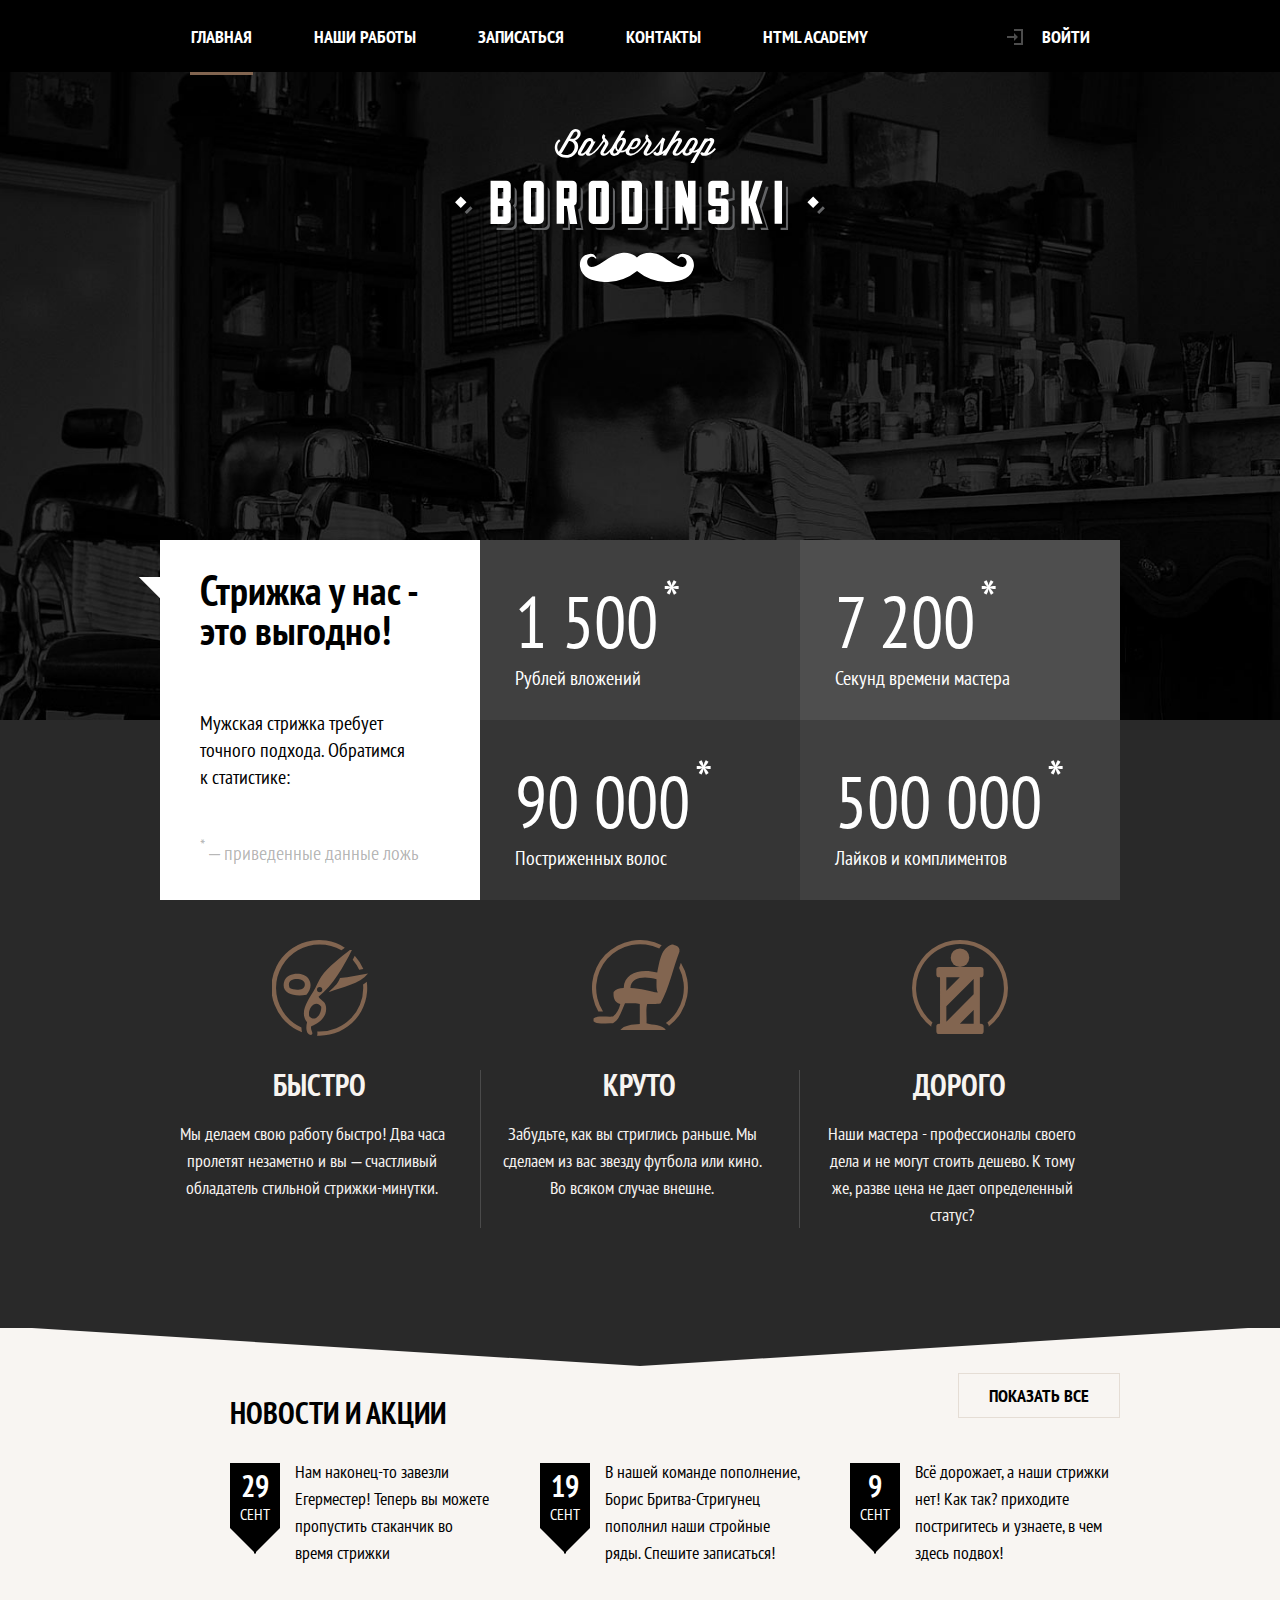
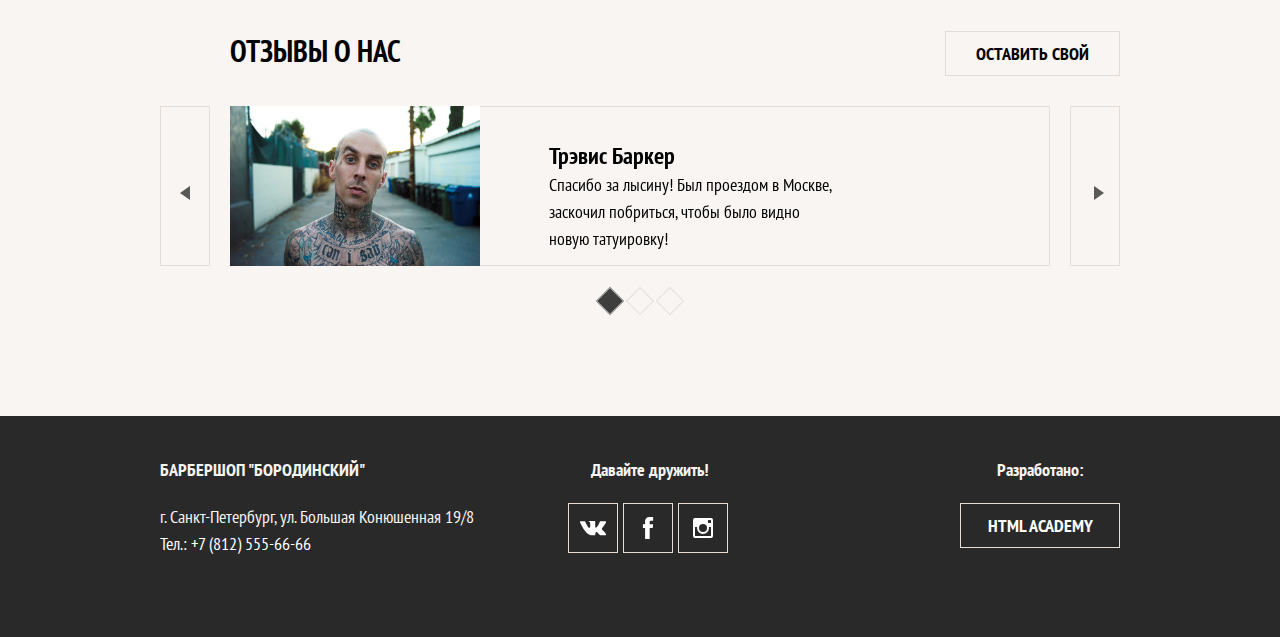
<file: index.html>
<!DOCTYPE html>
<html lang="ru">

<head>
  <meta charset="UTF-8">
  <title>Барбершоп Бородинский</title>
  <meta name="viewport" content="width=device-width,initial-scale=1">
  <link rel="preload" href="fonts/ptsansnarrow.woff2" as="font">
  <link rel="preload" href="fonts/ptsansnarrowbold.woff2" as="font">
  <link rel="stylesheet" href="scripts/slick/slick.css">
  <link rel="stylesheet" href="scripts/slick/slick-theme.css">
  <link rel="stylesheet" href="css/style.min.css">
</head>

<body>
  <header class="page-header">
    <a class="page-header__logo">
      <picture>
        <source media="(min-width: 1200px)" srcset="img/logotype-desktop.svg">
        <source media="(min-width: 768px)" srcset="img/logotype-tablet.svg">
        <img class="page-header__logo-img" src="img/logotype-mobile.svg" alt="Барбершоп Бородинский">
      </picture>
    </a>
    <nav class="main-nav main-nav--opened main-nav--nojs">
      <button class="main-nav__toggle" type="button"><span class="visually-hidden">Открыть меню</span></button>
      <div class="main-nav__wrapper">
        <ul class="main-nav__list site-list">
          <li class="site-list__item site-list__item--active">
            <a>Главная</a>
          </li>
          <li class="site-list__item">
            <a href="works.html">Наши работы</a>
          </li>
          <li class="site-list__item">
            <a href="form.html">Записаться</a>
          </li>
          <li class="site-list__item">
            <a href="#">Контакты</a>
          </li>
          <li class="site-list__item">
            <a href="#">HTML Academy</a>
          </li>
        </ul>
        <ul class="main-nav__list user-list">
          <li class="user-list__item">
            <a class="user-list__login" href="#">
              <svg class="user-list__login-icon" width="16" height="16" xmlns="http://www.w3.org/2000/svg" viewBox="0 0 16 16"><polygon points="0 7 7.01 7 7.01 4.06 10.96 8.01 7.01 11.91 7.01 9.06 0 9.02 0 7"></polygon><polygon points="7.01 0 7.01 2 14.03 2 14.03 13.99 7.01 13.99 7.01 16 16 16 16 0 7.01 0"></polygon></svg>
              Войти</a>
          </li>
        </ul>
      </div>
    </nav>
  </header>
  <main class="page-main">
    <h1 class="visually-hidden">Барбершоп "Бородинский" - Истинно мужская классика</h1>
    <section class="stats">
      <header class="stats__header">
        <h2 class="visually-hidden">Статистика Барбершопа</h2>
        <b class="stats__slogan">Стрижка у нас - это выгодно!</b>
        <p class="stats__intro">Мужская стрижка требует точного подхода. Обратимся к статистике:</p>
        <small class="stats__legend stats__legend--top"><sup>*</sup> – приведенные данные ложь</small>
      </header>
      <table class="stats__list">
        <tr>
          <td class="stats__value">1 500<sup>*</sup></td>
          <td class="stats__field">Рублей<br> вложений</td>
        </tr>
        <tr>
          <td class="stats__value">7 200<sup>*</sup></td>
          <td class="stats__field">Секунд <br>времени мастера</td>
        </tr>
        <tr>
          <td class="stats__value">90 000<sup>*</sup></td>
          <td class="stats__field">Постриженных <br>волос</td>
        </tr>
        <tr>
          <td class="stats__value">500 000<sup>*</sup></td>
          <td class="stats__field">Лайков<br> и комплиментов</td>
        </tr>
      </table>
      <small class="stats__legend stats__legend--bottom"><sup>*</sup> – приведенные данные ложь</small>
    </section>
    <section class="advantages">
      <div class="advantages__wrapper slider">
        <h2 class="visually-hidden">Наши преимущества</h2>
        <ul class="advantages__list slider__list">
          <li class="advantages__item advantages__item--fast slider__item">
            <h3 class="advantages__title">Быстро</h3>
            <p class="advantages__description">Мы делаем свою работу быстро! Два часа пролетят незаметно и вы – счастливый обладатель стильной стрижки-минутки.</p>
          </li>
          <li class="advantages__item advantages__item--cool slider__item">
            <h3 class="advantages__title">Круто</h3>
            <p class="advantages__description">Забудьте, как вы стриглись раньше. Мы сделаем из вас звезду футбола или кино. Во всяком случае внешне.</p>
          </li>
          <li class="advantages__item advantages__item--price slider__item">
            <h3 class="advantages__title">Дорого</h3>
            <p class="advantages__description">Наши мастера - профессионалы своего дела и не могут стоить дешево. К тому же, разве цена не дает определенный статус?</p>
          </li>
        </ul>
      </div>
    </section>
    <section class="news">
      <div class="news__wrapper">
        <h2 class="news__title">Новости и акции</h2>
        <ul class="news__list">
          <li class="news__item">
            <time class="news__date" datetime="2018-09-29"><b class="news__day">29 </b>Сент</time>
            <p class="news__text">Нам наконец-то завезли Егерместер! Теперь вы можете пропустить стаканчик во время стрижки</p>
          </li>
          <li class="news__item">
            <time class="news__date" datetime="2018-09-19"><b class="news__day">19 </b>Сент</time>
            <p class="news__text">В нашей команде пополнение, Борис Бритва-Стригунец пополнил наши стройные ряды. Спешите записаться!</p>
          </li>
          <li class="news__item news__item--hide">
            <time class="news__date" datetime="2018-09-19"><b class="news__day">9 </b>Сент</time>
            <p class="news__text">Всё дорожает, а наши стрижки нет! Как так? приходите постригитесь и узнаете, в чем здесь подвох!</p>
          </li>
        </ul>
        <a class="news__to-all button" href="#">Показать все</a>
      </div>
    </section>
    <section class="reviews">
      <div class="reviews__wrapper slider">
        <h2 class="reviews__title">Отзывы о нас</h2>
        <a href="#" class="reviews__write button">Оставить свой</a>
        <div class="reviews__list slider__list clearfix">
          <div class="reviews__item slider__item">
            <p class="reviews__author-picture"><img class="reviews__author-image" src="img/travis.jpg" alt="Фото Трэвиса Баркера" width="50" height="33"></p>
            <div class="reviews__text-wrapper">
              <cite class="reviews__author-name">Трэвис Баркер</cite>
              <p class="reviews__text">Спасибо за лысину! Был проездом в Москве, заскочил побриться, чтобы было видно новую татуировку!</p>
            </div>
          </div>
          <div class="reviews__item slider__item">
            <p class="reviews__author-picture"><img class="reviews__author-image" src="img/travis.jpg" alt="Фото Джона Смита" width="50" height="33"></p>
            <div class="reviews__text-wrapper">
              <cite class="reviews__author-name">Джон Смит</cite>
              <p class="reviews__text">Отличную стрижку мне сделали ребята.</p>
            </div>
          </div>
          <div class="reviews__item slider__item">
            <p class="reviews__author-picture">
              <img class="reviews__author-image" src="img/travis.jpg" alt="Фото Ивана Бородайло" width="80" height="33">
            </p>
            <div class="reviews__text-wrapper">
              <cite class="reviews__author-name">Иван Бородайло</cite>
              <p class="reviews__text">В Бородинском ваша борода в надежных руках!</p>
            </div>
          </div>
        </div>
      </div>
    </section>
  </main>
  <footer class="page-footer">
    <div class="page-footer__wrapper">
      <div class="page-footer__contacts contacts">
        <b class="contacts__title">Барбершоп "Бородинский"</b>
        <p class="contacts__text">г. Санкт-Петербург, ул. Большая Конюшенная 19/8</p>
        <a class="contacts__phone button" href="#"><span class="contacts__phone-mobile">Тел.: </span> +7 (812) 555-66-66</a>
      </div>
      <div class="page-footer__social social">
        <b class="social__title">Давайте дружить!</b>
        <ul class="social__list">
          <li class="social__item"><a class="button social__link social__link--vk" href="#"><span class="visually-hidden">Мы в Вконтакте</span></a></li>
          <li class="social__item"><a class="button social__link social__link--fb" href="#"><span class="visually-hidden">Мы в Фейсбуке</span></a></li>
          <li class="social__item"><a class="button social__link social__link--inst" href="#"><span class="visually-hidden">Мы в Инстаграме</span></a></li>
        </ul>
      </div>
      <div class="page-footer__copyright copyright">
        <b class="copyright__text">Разработано:</b>
        <a class="copyright__link button" href="#">HTML Academy</a>
      </div>
    </div>
  </footer>
  <script src="scripts/jquery-3.3.1.min.js"></script>
  <script src="scripts/slick/slick.min.js"></script>
  <script src="scripts/jqueryscript.js"></script>
  <script src="scripts/menu.js"></script>
  <script src="scripts/news.js"></script>
</body>

</html>
</file>
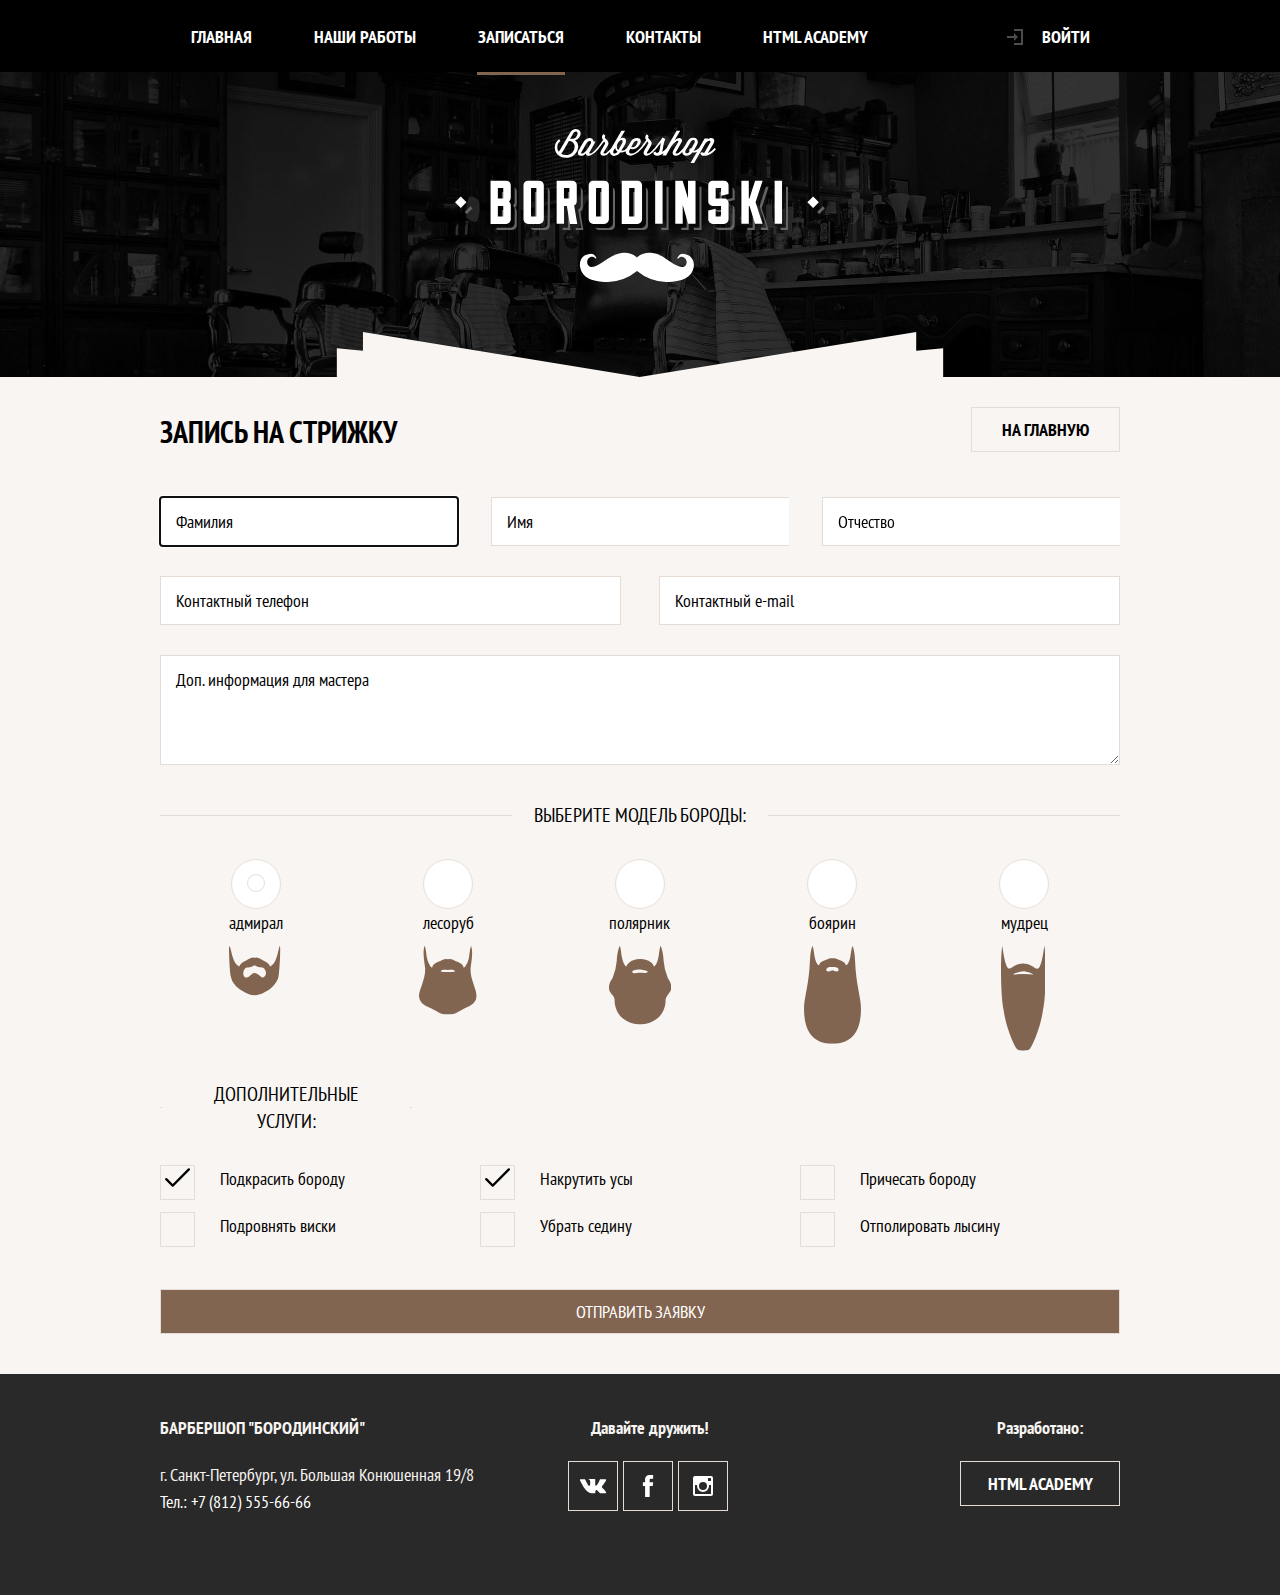
<file: form.html>
<!DOCTYPE html>
<html lang="ru">

<head>
  <meta charset="UTF-8">
  <title>Записаться</title>
  <meta name="viewport" content="width=device-width,initial-scale=1">
  <link rel="preload" href="fonts/ptsansnarrow.woff2" as="font">
  <link rel="preload" href="fonts/ptsansnarrowbold.woff2" as="font">
  <link rel="stylesheet" href="css/style.min.css">
</head>

<body>
  <svg style="display: none">
    <symbol viewBox="0 0 51.5 49.5" id="beard-1">
      <path d="M50.8 0h-.2c-2.3 7.7-2.9 17.1-9.4 20.6-1.2-3.4-4.1-4.9-7.4-6.4s-4.5-2.6-6.6-2.6a2.2 2.2 0 0 0-1.5.3 2.2 2.2 0 0 0-1.5-.3c-2.1.1-4.5 1.7-6.6 2.6s-6.2 3-7.4 6.4C3.8 17 3.1 7.7.8 0H.6A14.5 14.5 0 0 0 0 2.4c0 1.9.5 21.5 1.9 28.4S8 41.6 12.7 44.6s8.5 4.8 13 4.8 9.7-2.8 13-4.8 9.6-7.5 10.8-13.8 1.9-26.5 1.9-28.4a14.5 14.5 0 0 0-.6-2.4zM36.9 28c-.2 1.6-1.7 3.4-3.4 3.5s-4.5-4.4-7.9-4.4-4.9 4.5-7.9 4.4-3.1-1.9-3.4-3.5a7.6 7.6 0 0 1 1.7-5.6c1.1-1.1 2.8-.9 4.7-1.2a8.6 8.6 0 0 0 4.9-1.9 8.6 8.6 0 0 0 4.9 1.9c1.9.3 3.6.1 4.7 1.2a7.6 7.6 0 0 1 1.7 5.6z" fill="#826550"></path>
    </symbol>
    <symbol viewBox="0 0 57.7 68.6" id="beard-2">
      <path d="M51.6 22.2c.1-1.7.5-3.5.7-5.4.7-5.4 1.6-11.7-.1-16.8H52c-1.3 3.7-1.3 8.3-2.2 12.4a19.7 19.7 0 0 1-3.2 7.6 4.4 4.4 0 0 1-1.9 1.7c-.7-3.9-4.3-4.9-7.7-6.4s-4-2-6.1-2.2a10.8 10.8 0 0 0-2 .2 10.6 10.6 0 0 0-2-.2c-2.1.1-4 1.3-6.1 2.2s-7 2.4-7.7 6.4a4.4 4.4 0 0 1-1.9-1.8A19.7 19.7 0 0 1 8 12.3c-.9-4-.8-8.6-2.2-12.4h-.3C3.8 5 4.7 11.3 5.4 16.7c.2 1.9.6 3.7.7 5.4.8 11.1-7 23.1-6 28.9.9 7.5 8.4 9.4 14.2 12.4s8.3 5 13.3 5.2h2.6c5-.2 9-2.9 13.3-5.2s13.2-4.7 14.1-12.3c1-5.8-6.8-17.8-6-28.9zM28.9 26a35.9 35.9 0 0 1-7.2-.5c.7-2.1 4-1.6 7.1-1.6h.2c3 0 6.4-.5 7.1 1.6a36 36 0 0 1-7.2.5z" fill="#826550"></path>
    </symbol>
    <symbol viewBox="0 0 62.4 78.5" id="beard-3">
      <path d="M62.4 42c0-5.2-2.4-7.8-3.6-10a56 56 0 0 1-4.2-17.6C54.5 9.5 52.9 2 51.7 0c-.9 0-1.5 7.8-2.3 11.6-1.4 7-3.8 8.9-4.4 9-.8-2.8-4.1-7.4-13.7-7.7h-.2c-9.6.4-12.9 4.9-13.7 7.7-.7-.1-3-2-4.4-9C12.2 7.7 11.6 0 10.7 0 9.5 2 7.9 9.5 7.8 14.4A56.1 56.1 0 0 1 3.6 32C2.4 34.2 0 36.7 0 42s5.2 7.2 5.6 11.4c.1 1.2 0 2.3.1 3.4 2 17.5 17.9 21.7 25.4 21.7 7.6 0 23.4-4.2 25.4-21.7.2-1 0-2.1.1-3.4.6-4.2 5.8-7.6 5.8-11.4zM33.2 26.8a20.6 20.6 0 0 0-4.1 0c-1.7.3-5.8 1-5.8-1.1s6.7-2.3 7.8-2.3 7.8 1.2 7.8 2.3-3.9 1.4-5.7 1.1z" fill="#826550"></path>
    </symbol>
    <symbol viewBox="0 0 57 97.7" id="beard-4">
      <path d="M51.1 15.3c-.4-5.5-.6-10.9-2.5-15.2-.8 0-1.5 7.3-2.3 10.9-1.5 7.1-3.7 8.3-4.4 8.3-.9-3.9-4.4-4.2-7.8-5.9a11.1 11.1 0 0 0-3.6-1.2 14.6 14.6 0 0 0-2 .1 14.4 14.4 0 0 0-2-.1 11.1 11.1 0 0 0-3.6 1.2c-3.4 1.6-6.9 2-7.8 5.9-.7 0-3-1.1-4.4-8.3C10 7.4 9.2.1 8.4.1 6.5 4.5 6.3 9.9 5.9 15.3 5 38.8 0 51.6 0 62.5c0 26.1 11.7 35.3 28.5 35.3S57 88.6 57 62.5c0-10.9-5-23.7-5.9-47.2zM34.4 25c-2.8 1.2-5.4-.7-5.9-.7h-.1c-.5 0-3.1 1.9-5.9.7-.8-3.6 2.4-4 5.9-3.9s6.8.3 6 3.9z" fill="#826550"></path>
    </symbol>
    <symbol viewBox="0 0 44.7 104.8" id="beard-5">
      <path d="M43.4 0h-.1c-2.8 21.5-5.4 22.6-7 22.7s-3.6-1.8-4.9-2.5a15.9 15.9 0 0 0-9.1-2.6 15.9 15.9 0 0 0-9.1 2.5c-1.3.7-3.5 2.6-4.9 2.5s-4.1-1.2-7-22.7C-.8 12.1-.3 50.1 2.5 63.5 5.1 82 12.6 98.6 15.9 103.1c.7 1 3.5 1.6 6.4 1.6s5.7-.5 6.4-1.6C32 98.6 39.5 82 42.1 63.5 45 50.2 45.5 12.2 43.4 0zM22.3 28.1a100.2 100.2 0 0 0-10.1.5c1.1-1.8 9-3.2 10.1-3.4s9 1.7 10.1 3.4a100.2 100.2 0 0 0-10.1-.5z" fill="#826550"></path>
    </symbol>
  </svg>
  <header class="form-header inner-header">
    <a class="inner-header__logo" href="index.html">
      <picture>
        <source media="(min-width: 1200px)" srcset="img/logotype-desktop.svg">
        <source media="(min-width: 768px)" srcset="img/logotype-tablet.svg">
        <img class="inner-header__logo-img" src="img/logotype-mobile.svg" alt="Барбершоп Бородинский">
      </picture>
    </a>
    <nav class="main-nav main-nav--closed">
      <button class="main-nav__toggle" type="button"><span class="visually-hidden">Открыть меню</span></button>
      <div class="main-nav__wrapper">
        <ul class="main-nav__list site-list">
          <li class="site-list__item">
            <a href="index.html">Главная</a>
          </li>
          <li class="site-list__item">
            <a href="works.html">Наши работы</a>
          </li>
          <li class="site-list__item site-list__item--active">
            <a>Записаться</a>
          </li>
          <li class="site-list__item">
            <a href="#">Контакты</a>
          </li>
          <li class="site-list__item">
            <a href="#">HTML Academy</a>
          </li>
        </ul>
        <ul class="main-nav__list user-list">
          <li class="user-list__item">
            <a class="user-list__login" href="#">
              <svg class="user-list__login-icon" width="16" height="16" xmlns="http://www.w3.org/2000/svg" viewBox="0 0 16 16"><polygon points="0 7 7.01 7 7.01 4.06 10.96 8.01 7.01 11.91 7.01 9.06 0 9.02 0 7"></polygon><polygon points="7.01 0 7.01 2 14.03 2 14.03 13.99 7.01 13.99 7.01 16 16 16 16 0 7.01 0"></polygon></svg>
              Войти</a>
          </li>
        </ul>
      </div>
    </nav>
  </header>
  <main class="form-main">
    <div class="register">
      <h1 class="register__title">Запись на стрижку</h1>
      <a class="register__button button" href="index.html">На главную</a>
      <form class="register-form" action="#" method="post">
        <fieldset class="register-fieldset">
          <div class="register-form__named">
            <p>
              <label class="visually-hidden" for="surname">Введите фамилию</label>
              <input class="register-form__field" type="text" id="surname" name="surname" placeholder="Фамилия" autofocus="" required="">
            </p>
            <p>
              <label class="visually-hidden" for="name">Введите имя</label>
              <input class="register-form__field" type="text" id="name" name="name" placeholder="Имя" required="">
            </p>
            <p>
              <label for="patronymic" class="visually-hidden">Введите отчество</label>
              <input class="register-form__field" type="text" id="patronymic" name="patronymic" placeholder="Отчество">
            </p>
          </div>
        </fieldset>
        <fieldset class="register-fieldset">
          <div class="register-form__contacts">
            <p>
              <label for="phone" class="visually-hidden">Введите номер телефона</label>
              <input class="register-form__field" type="tel" id="phone" name="phone" placeholder="Контактный телефон" required="">
            </p>
            <p>
              <label for="email" class="visually-hidden">Введите e-mail</label>
              <input class="register-form__field" type="email" id="email" name="email" placeholder="Контактный e-mail" required="">
            </p>
          </div>
        </fieldset>
        <fieldset class="register-form__info register-fieldset">
          <textarea name="info" cols="30" rows="3" id="area-info">Доп. информация для мастера</textarea>
        </fieldset>
        <fieldset class="register-form__type-beard register-fieldset">
          <div class="type-beard__title-wrapper">
            <legend class="type-beard__title">Выберите модель бороды:</legend>
          </div>
          <div class="type-beard__wrapper">
            <p>
              <input class="type-beard__field visually-hidden" type="radio" value="Admiral" name="beard" id="type-1" checked="">
              <label for="type-1" class="type-beard__caption" tabindex="0">Адмирал
            <svg class="type-beard__image" width="51.5" height="49.5"><use xlink:href="#beard-1"></use></svg>
            </label>
            </p>
            <p>
              <input class="type-beard__field visually-hidden" type="radio" value="Woodman" name="beard" id="type-2">
              <label for="type-2" class="type-beard__caption" tabindex="0">Лесоруб
            <svg class="type-beard__image" width="57.7" height="68.6"><use xlink:href="#beard-2"></use></svg>
            </label>
            </p>
            <p>
              <input class="type-beard__field visually-hidden" type="radio" value="Polar" name="beard" id="type-3">
              <label for="type-3" class="type-beard__caption" tabindex="0">Полярник
            <svg class="type-beard__image" width="62.4" height="78.5"><use xlink:href="#beard-3"></use></svg>
            </label>
            </p>
            <p>
              <input class="type-beard__field visually-hidden" type="radio" value="Boyar" name="beard" id="type-4">
              <label for="type-4" class="type-beard__caption" tabindex="0">Боярин
            <svg class="type-beard__image" width="57" height="97.7"><use xlink:href="#beard-4"></use></svg>
            </label>
            </p>
            <p>
              <input class="type-beard__field visually-hidden" type="radio" value="Wiseman" name="beard" id="type-5">
              <label for="type-5" class="type-beard__caption" tabindex="0">Мудрец
            <svg class="type-beard__image" width="44.7" height="104.8"><use xlink:href="#beard-5"></use></svg>
            </label>
            </p>
          </div>
        </fieldset>
        <fieldset class="register-form__extra-services extra-services register-fieldset">
          <div class="extra-services__title-wrapper">
            <legend class="extra-services__title">Дополнительные услуги:</legend>
          </div>
          <div class="extra-services">
            <p>
              <input class="visually-hidden extra-services__field" type="checkbox" name="color-beard" value="color-beard" id="check-1" checked="">
              <label class="extra-services__caption" for="check-1" tabindex="0">Подкрасить бороду</label>
            </p>
            <p>
              <input class="visually-hidden extra-services__field" type="checkbox" name="moustache" value="moustache" id="check-2" checked="">
              <label class="extra-services__caption" for="check-2" tabindex="0">Накрутить усы</label>
            </p>
            <p>
              <input class="visually-hidden extra-services__field" type="checkbox" name="comb-beard" value="comb-beard" id="check-3">
              <label class="extra-services__caption" for="check-3" tabindex="0">Причесать бороду</label>
            </p>
            <p>
              <input class="visually-hidden extra-services__field" type="checkbox" name="sideburn" value="sideburn" id="check-4">
              <label class="extra-services__caption" for="check-4" tabindex="0">Подровнять виски</label>
            </p>
            <p>
              <input class="visually-hidden extra-services__field" type="checkbox" name="grey-hair" value="grey-hair" id="check-5">
              <label class="extra-services__caption" for="check-5" tabindex="0">Убрать седину</label>
            </p>
            <p>
              <input class="visually-hidden extra-services__field" type="checkbox" name="bold" value="bold" id="check-6">
              <label class="extra-services__caption" for="check-6" tabindex="0">Отполировать лысину</label>
            </p>
          </div>
        </fieldset>
        <button class="register-form__button button" type="submit">Отправить заявку</button>
      </form>
    </div>
  </main>
  <footer class="page-footer inner-footer">
    <div class="page-footer__wrapper">
      <div class="page-footer__contacts contacts">
        <b class="contacts__title">Барбершоп "Бородинский"</b>
        <p class="contacts__text">г. Санкт-Петербург, ул. Большая Конюшенная 19/8</p>
        <a class="contacts__phone button" href="#"><span class="contacts__phone-mobile">Тел.: </span> +7 (812) 555-66-66</a>
      </div>
      <div class="page-footer__social social">
        <b class="social__title">Давайте дружить!</b>
        <ul class="social__list">
          <li class="social__item"><a class="button social__link social__link--vk" href="#"><span class="visually-hidden">Мы в Вконтакте</span></a></li>
          <li class="social__item"><a class="button social__link social__link--fb" href="#"><span class="visually-hidden">Мы в Фейсбуке</span></a></li>
          <li class="social__item"><a class="button social__link social__link--inst" href="#"><span class="visually-hidden">Мы в Инстаграме</span></a></li>
        </ul>
      </div>
      <div class="page-footer__copyright copyright">
        <b class="copyright__text">Разработано:</b>
        <a class="copyright__link button" href="#">HTML Academy</a>
      </div>
    </div>
    <script src="scripts/menu.js"></script>
    <script src="scripts/validity.js"></script>
  </footer>
</body>

</html>
</file>
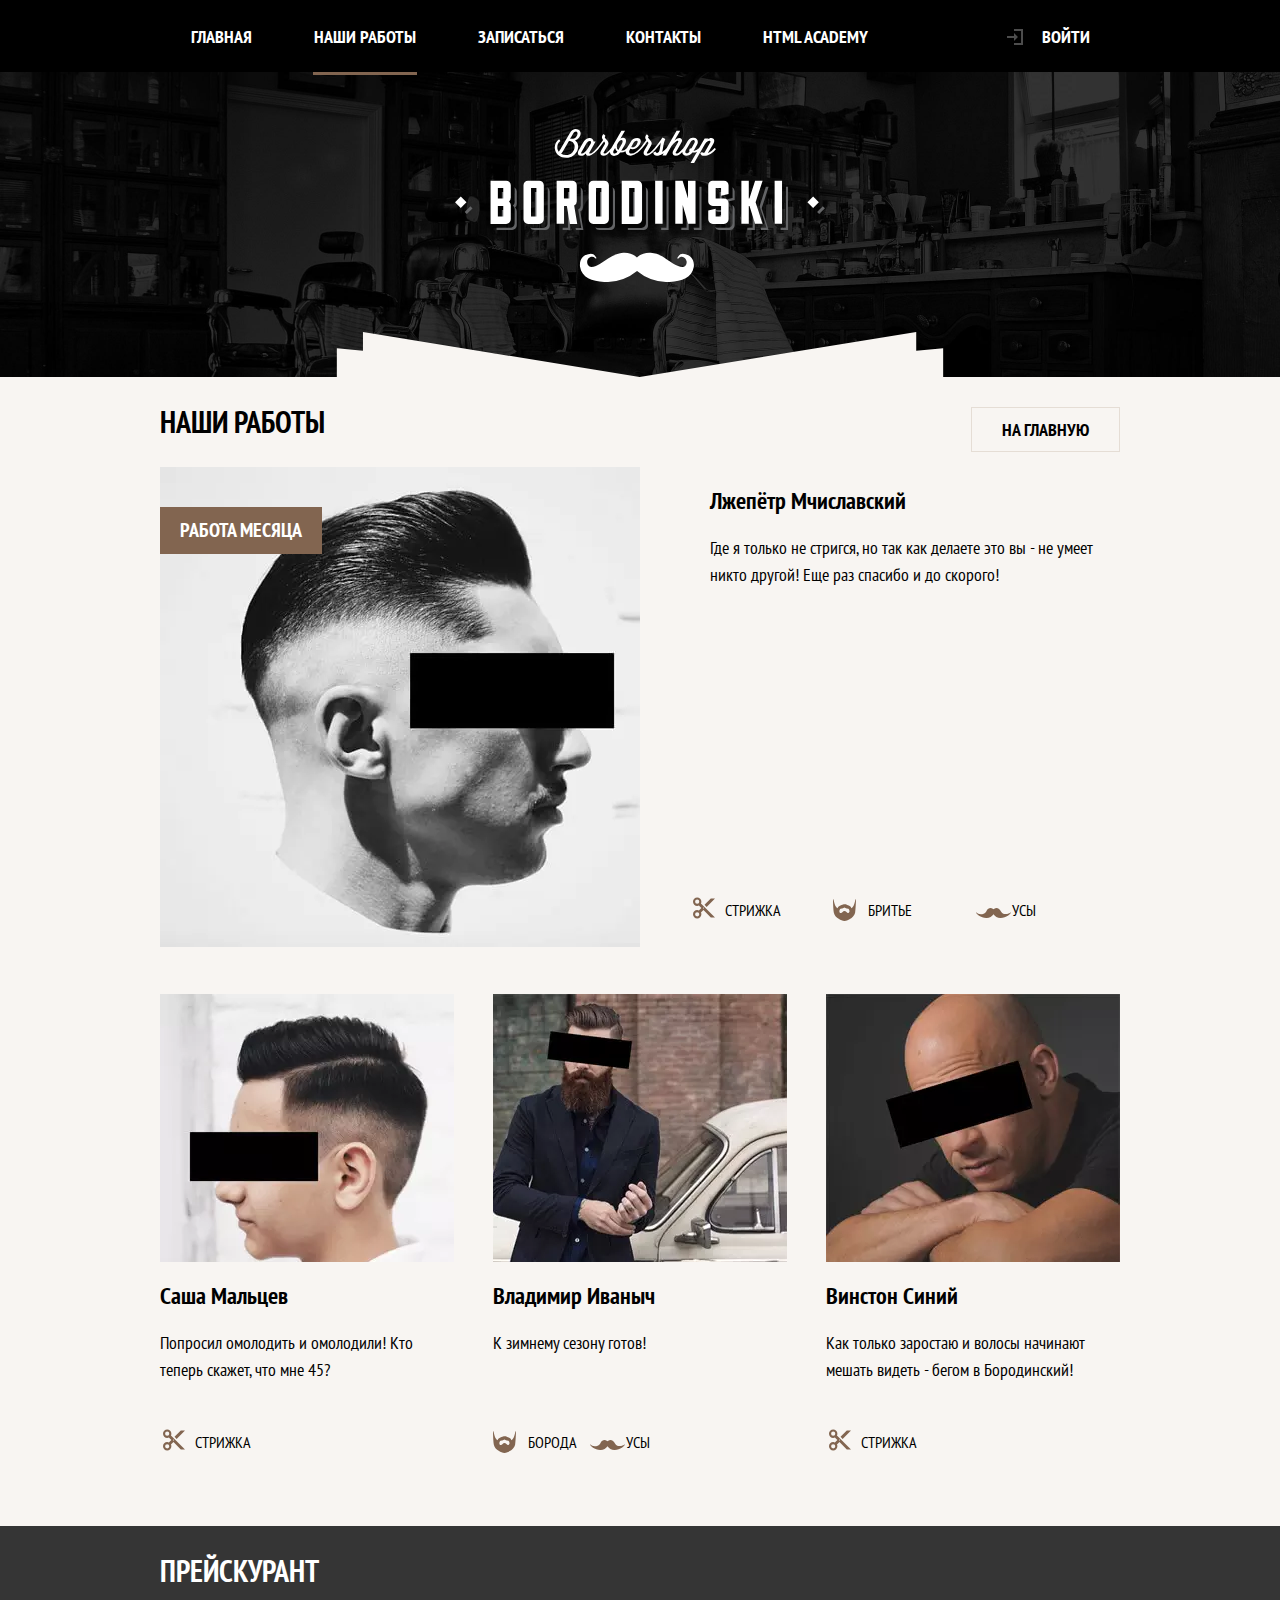
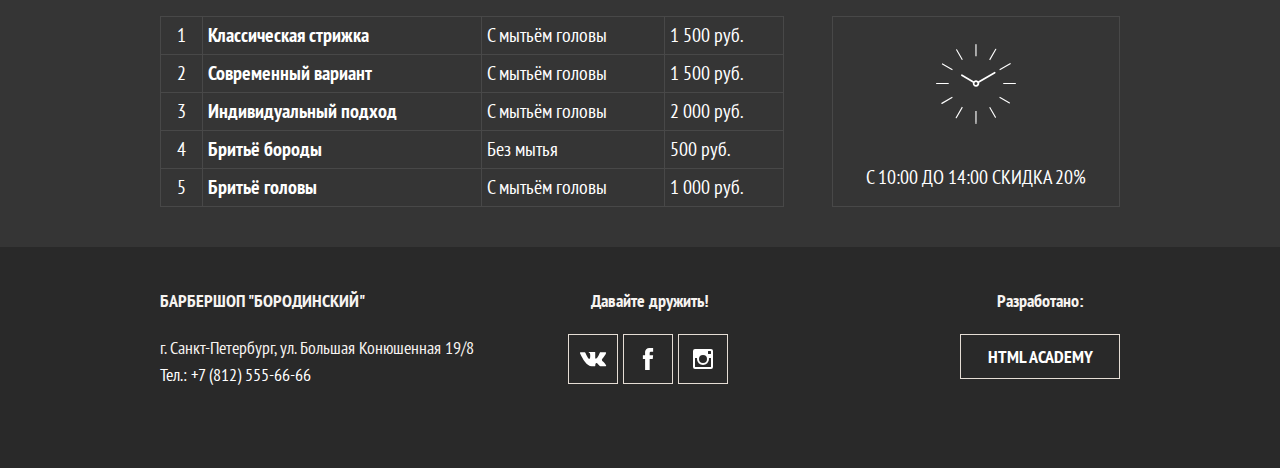
<file: works.html>
<!DOCTYPE html>
<html lang="ru">

<head>
  <meta charset="UTF-8">
  <title>Наши работы</title>
  <meta name="viewport" content="width=device-width,initial-scale=1">
  <link rel="preload" href="fonts/ptsansnarrow.woff2" as="font">
  <link rel="preload" href="fonts/ptsansnarrowbold.woff2" as="font">
  <link rel="stylesheet" href="css/style.min.css">
</head>

<body>
  <header class="work-header inner-header">
    <a class="inner-header__logo" href="index.html">
      <picture>
        <source media="(min-width: 1200px)" srcset="img/logotype-desktop.svg">
        <source media="(min-width: 768px)" srcset="img/logotype-tablet.svg">
        <img class="inner-header__logo-img" src="img/logotype-mobile.svg" alt="Барбершоп Бородинский">
      </picture>
    </a>
    <nav class="main-nav main-nav--closed">
      <button class="main-nav__toggle" type="button"><span class="visually-hidden">Открыть меню</span></button>
      <div class="main-nav__wrapper">
        <ul class="main-nav__list site-list">
          <li class="site-list__item">
            <a href="index.html">Главная</a>
          </li>
          <li class="site-list__item site-list__item--active">
            <a>Наши работы</a>
          </li>
          <li class="site-list__item">
            <a href="form.html">Записаться</a>
          </li>
          <li class="site-list__item">
            <a href="#">Контакты</a>
          </li>
          <li class="site-list__item">
            <a href="#">HTML Academy</a>
          </li>
        </ul>
        <ul class="main-nav__list user-list">
          <li class="user-list__item">
            <a class="user-list__login" href="#">
              <svg class="user-list__login-icon" width="16" height="16" xmlns="http://www.w3.org/2000/svg" viewBox="0 0 16 16"><polygon points="0 7 7.01 7 7.01 4.06 10.96 8.01 7.01 11.91 7.01 9.06 0 9.02 0 7"></polygon><polygon points="7.01 0 7.01 2 14.03 2 14.03 13.99 7.01 13.99 7.01 16 16 16 16 0 7.01 0"></polygon></svg>
              Войти</a>
          </li>
        </ul>
      </div>
    </nav>
  </header>
  <main class="works-main">
    <section class="works">
      <h1 class="works__title">Наши работы</h1>
      <a class="works__button button" href="index.html">На главную</a>
      <ul class="works__models works-list">
        <li class="works-list__item best-work">
          <div class="works-item__image-wrapper">
            <picture>
              <source type="image/webp" media="(min-width: 1200px)" srcset="img/photo-1-desktop.webp">
              <source type="image/webp" media="(min-width: 768px)" srcset="img/photo-1-tablet.webp">
              <source type="image/webp" srcset="img/photo-1-mobile.webp">
              <source media="(min-width: 1200px)" srcset="img/photo-1-desktop.jpg">
              <source media="(min-width: 768px)" srcset="img/photo-1-tablet.jpg">
              <img class="best-work__image" src="img/photo-1-mobile.jpg" alt="Лучшая работа месяца">
            </picture>
          </div>
          <div class="works-list__item-wrapper">
            <b class="best-work__inset"><span>Работа месяца</span></b>
            <h3 class="best-work__author">Лжепётр Мчиславский</h3>
            <p class="best-work__review">Где я только не стригся, но так как делаете это вы - не умеет никто другой! Еще раз спасибо и до скорого!</p>
            <div class="attributes">
              <ul class="attributes__list">
                <li class="attribute__item attribute__item--haircut">Стрижка</li>
                <li class="attribute__item attribute__item--shaving">Бритье</li>
                <li class="attribute__item attribute__item--moustache">Усы</li>
              </ul>
            </div>
          </div>
        </li>
        <li class="works-list__item work-model">
          <div class="works-list__image-wrapper">
            <picture>
              <source type="image/webp" media="(min-width: 1200px)" srcset="img/photo-2-desktop.webp">
              <source type="image/webp" media="(min-width: 768px)" srcset="img/photo-2-tablet.webp">
              <source type="image/webp" srcset="img/photo-2-mobile.webp">
              <source media="(min-width: 1200px)" srcset="img/photo-2-desktop.jpg">
              <source media="(min-width: 768px)" srcset="img/photo-2-tablet.jpg">
              <img class="work-model__image" src="img/photo-2-mobile.jpg" alt="Стрижка Саши Мальцева">
            </picture>
          </div>
          <div class="works-list__item-wrapper">
            <h3 class="work-model__author">Саша Мальцев</h3>
            <p class="work-model__review">Попросил омолодить и омолодили! Кто теперь скажет, что мне 45?</p>
            <div class="attributes">
              <ul class="attributes__list">
                <li class="attribute__item attribute__item--haircut">Стрижка</li>
              </ul>
            </div>
          </div>
        </li>
        <li class="works-list__item work-model">
          <div class="works-list__image-wrapper">
            <picture>
              <source type="image/webp" media="(min-width: 1200px)" srcset="img/photo-3-desktop.webp">
              <source type="image/webp" media="(min-width: 768px)" srcset="img/photo-3-tablet.webp">
              <source type="image/webp" srcset="img/photo-3-mobile.webp">
              <source media="(min-width: 1200px)" srcset="img/photo-3-desktop.jpg">
              <source media="(min-width: 768px)" srcset="img/photo-3-tablet.jpg">
              <img class="work-model__image" src="img/photo-3-mobile.jpg" alt="Стрижка Владимира Иваныча">
            </picture>
          </div>
          <div class="works-list__item-wrapper">
            <h3 class="work-model__author">Владимир Иваныч</h3>
            <p class="work-model__review">К зимнему сезону готов!</p>
            <div class="attributes">
              <ul class="attributes__list">
                <li class="attribute__item attribute__item--beard">Борода</li>
                <li class="attribute__item attribute__item--moustache">Усы</li>
              </ul>
            </div>
          </div>
        </li>
        <li class="works-list__item work-model">
          <div class="works-list__image-wrapper">
            <picture>
              <source type="image/webp" media="(min-width: 1200px)" srcset="img/photo-4-desktop.webp">
              <source type="image/webp" media="(min-width: 768px)" srcset="img/photo-4-tablet.webp">
              <source type="image/webp" srcset="img/photo-4-mobile.webp">
              <source media="(min-width: 1200px)" srcset="img/photo-4-desktop.jpg">
              <source media="(min-width: 768px)" srcset="img/photo-4-tablet.jpg">
              <img class="work-model__image" src="img/photo-4-mobile.jpg" alt="Стрижка Винстон Синий">
            </picture>
          </div>
          <div class="works-list__item-wrapper">
            <h3 class="work-model__author">Винстон Синий</h3>
            <p class="work-model__review">Как только заростаю и волосы начинают мешать видеть - бегом в Бородинский!</p>
            <div class="attributes">
              <ul class="attributes__list">
                <li class="attribute__item attribute__item--haircut">Стрижка</li>
              </ul>
            </div>
          </div>
        </li>
      </ul>
    </section>
    <section class="price-list">
      <div class="price-list__wrapper">
        <h2 class="price-list__title">Прейскурант</h2>
        <div class="price-list__sub-wrapper">
          <table class="prise-list__table">
            <tr>
              <td class="number-cell">1</td>
              <td>Классическая стрижка<b class="add-label">(С мытьём головы)</b></td>
              <td class="soap-cell">С мытьём головы</td>
              <td>1 500 руб.</td>
            </tr>
            <tr>
              <td class="number-cell">2</td>
              <td>Современный вариант<b class="add-label">(С мытьём головы)</b></td>
              <td class="soap-cell">С мытьём головы</td>
              <td>1 500 руб.</td>
            </tr>
            <tr>
              <td class="number-cell">3</td>
              <td>Индивидуальный подход<b class="add-label">(С мытьём головы)</b></td>
              <td class="soap-cell">С мытьём головы</td>
              <td>2 000 руб.</td>
            </tr>
            <tr>
              <td class="number-cell">4</td>
              <td>Бритьё бороды<b class="add-label">(Без мытья)</b></td>
              <td class="soap-cell">Без мытья</td>
              <td>500 руб.</td>
            </tr>
            <tr>
              <td class="number-cell">5</td>
              <td>Бритьё головы<b class="add-label">(С мытьём головы)</b></td>
              <td class="soap-cell">С мытьём головы</td>
              <td>1 000 руб.</td>
            </tr>
          </table>
          <div class="price-list__credit credit">
            <p class="credit__text">С 10:00 до 14:00 скидка 20%</p>
          </div>
        </div>
      </div>
    </section>
  </main>
  <footer class="page-footer inner-footer">
    <div class="page-footer__wrapper">
      <div class="page-footer__contacts contacts">
        <b class="contacts__title">Барбершоп "Бородинский"</b>
        <p class="contacts__text">г. Санкт-Петербург, ул. Большая Конюшенная 19/8</p>
        <a class="contacts__phone button" href="#"><span class="contacts__phone-mobile">Тел.: </span> +7 (812) 555-66-66</a>
      </div>
      <div class="page-footer__social social">
        <b class="social__title">Давайте дружить!</b>
        <ul class="social__list">
          <li class="social__item"><a class="button social__link social__link--vk" href="#"><span class="visually-hidden">Мы в Вконтакте</span></a></li>
          <li class="social__item"><a class="button social__link social__link--fb" href="#"><span class="visually-hidden">Мы в Фейсбуке</span></a></li>
          <li class="social__item"><a class="button social__link social__link--inst" href="#"><span class="visually-hidden">Мы в Инстаграме</span></a></li>
        </ul>
      </div>
      <div class="page-footer__copyright copyright">
        <b class="copyright__text">Разработано:</b>
        <a class="copyright__link button" href="#">HTML Academy</a>
      </div>
    </div>
  </footer>
  <script src="scripts/menu.js"></script>
</body>

</html>
</file>
<file: css/style.min.css>
@font-face{font-family:"PT Sans Narrow";font-weight:400;font-style:normal;font-display:swap;src:url(../fonts/ptsansnarrow.woff2) format("woff2")}@font-face{font-family:"PT Sans Narrow";font-weight:700;font-style:normal;font-display:swap;src:url(../fonts/ptsansnarrowbold.woff2) format("woff2")}*,::after,::before{-webkit-box-sizing:inherit;box-sizing:inherit}html{-webkit-box-sizing:border-box;box-sizing:border-box}body{min-width:320px;margin:0;padding:0;font-family:"PT Sans Narrow","Arial",sans-serif;font-size:18px;line-height:27px;color:#f7f4f1;font-style:normal;background:#292929}.clearfix::after{content:"";display:table;clear:both}img{max-width:100%;height:auto}.visually-hidden:not(:focus):not(:active){position:absolute;width:1px;height:1px;margin:-1px;border:0;padding:0;white-space:nowrap;-webkit-clip-path:inset(100%);clip-path:inset(100%);clip:rect(0 0 0 0);overflow:hidden}.button{padding:8px 30px;display:inline-block;background:0 0;border:1px solid #e5ddd5;text-transform:uppercase;text-decoration:none;color:#000;text-align:center;font-weight:700}.button:focus,.button:hover{border-color:#d5c9bd}.button:active{background:#d5c9bd;color:#958c84}.page-footer .button{color:#fff}.page-footer .button:active{background:#252525;border-color:#252525}.page-header{display:-webkit-box;display:-ms-flexbox;display:flex;-webkit-box-orient:vertical;-webkit-box-direction:normal;-ms-flex-direction:column;flex-direction:column}.page-header__logo{height:85px;text-align:center}.page-header__logo img{width:226px;height:85px}@media (min-width:768px){.page-header{background:#000}.page-header__logo{-webkit-box-ordinal-group:3;-ms-flex-order:2;order:2;width:100%;height:400px;background:#000 url(../img/bg-top-1.jpg) no-repeat center -9px}}@media (min-width:768px) and (-webkit-min-device-pixel-ratio:1.5),(min-width:768px) and (min-resolution:144dpi),(min-width:768px) and (min-resolution:1.5dppx){.page-header__logo{background:url(../img/bg-top-1@2x.jpg)}}@media (min-width:768px){.page-header__logo img{display:block;width:370px;height:auto;margin:40px auto 0}}@media (min-width:1200px){.page-header__logo{height:648px;background-position:center;background-size:cover}.page-header__logo img{margin-top:57px}}.main-nav{position:relative;width:320px;min-height:51px;margin:0 auto;background:#826550}.main-nav__toggle{position:absolute;top:0;right:0;z-index:0;display:block;width:70px;height:50px;background:#6a4d38;cursor:pointer;border:0}.main-nav__toggle:active,.main-nav__toggle:focus,.main-nav__toggle:hover{background:#624530}.main-nav--closed .main-nav__toggle::before{content:"";position:absolute;top:15px;left:17px;width:36px;height:2px;background:#fff;-webkit-box-shadow:0 8px 0 0 #fff,0 16px 0 0 #fff;box-shadow:0 8px 0 0 #fff,0 16px 0 0 #fff}.main-nav--closed .main-nav__toggle:active::before{background:rgba(255,255,255,.3);-webkit-box-shadow:0 8px 0 0 rgba(255,255,255,.3),0 16px 0 0 rgba(255,255,255,.3);box-shadow:0 8px 0 0 rgba(255,255,255,.3),0 16px 0 0 rgba(255,255,255,.3)}.main-nav--opened .main-nav__toggle{top:0;right:auto;left:0}.main-nav--opened .main-nav__toggle::after,.main-nav--opened .main-nav__toggle::before{content:"";position:absolute;top:24px;left:18px;width:36px;height:2px;background:#fff}.main-nav--opened .main-nav__toggle::before{-webkit-transform:rotate(45deg);transform:rotate(45deg);-webkit-box-shadow:none;box-shadow:none}.main-nav--opened .main-nav__toggle::after{-webkit-transform:rotate(-45deg);transform:rotate(-45deg)}.main-nav--opened .main-nav__toggle:active::after,.main-nav--opened .main-nav__toggle:active::before{background:rgba(255,255,255,.3)}.main-nav__list{padding:0;margin:0;list-style:none}@media (max-width:767px){.main-nav--closed .site-list__item{display:none}.main-nav--closed .site-list__item--active{display:block}.main-nav--closed .site-list__item--active a{padding-left:70px;padding-right:70px;text-align:center}.main-nav--closed .user-list__item{display:none}.main-nav--opened .main-nav__wrapper{position:absolute;top:0;right:0;left:70px;z-index:10;min-height:80vh;background:#6a4d38}.main-nav--opened .main-nav__wrapper::before{content:"";position:absolute;top:0;left:0;z-index:2;width:7px;height:100%;-webkit-box-shadow:inset 4px 0 7px -2px rgba(0,0,0,.4);box-shadow:inset 4px 0 7px -2px rgba(0,0,0,.4)}.main-nav--nojs .main-nav__toggle{display:none}.main-nav--nojs .main-nav__wrapper{position:static;min-height:0}.main-nav--nojs .site-list__item{display:block}.main-nav--nojs .site-list__item--active a{padding-right:21px;padding-left:21px;text-align:left}.main-nav--nojs .user-list__item{display:block;background:#6a4d38}}@media (min-width:768px){.main-nav{width:auto;margin:0;background:#000}.main-nav__wrapper{display:-webkit-box;display:-ms-flexbox;display:flex;-webkit-box-pack:justify;-ms-flex-pack:justify;justify-content:space-between;width:640px;margin:0 auto}.main-nav__toggle{display:none}}@media (min-width:1200px){.main-nav__wrapper{width:960px}}.site-list{font-weight:700}.site-list a{display:block;padding:12px 21px 13px;font-size:18px;line-height:24px;color:#fff;text-transform:uppercase;text-decoration:none;background:#826550;border-top:1px solid #886e5b;border-bottom:1px solid #71543f}.site-list a[href]:hover{background:#755a46;border-top-color:#755a46}.site-list a[href]:active{color:rgba(255,255,255,.3);background:#6a4d38;border-top-color:#6a4d38}@media (min-width:768px){.site-list{display:-webkit-box;display:-ms-flexbox;display:flex;-ms-flex-wrap:wrap;flex-wrap:wrap;-webkit-box-pack:start;-ms-flex-pack:start;justify-content:flex-start;width:570px}.site-list__item{margin-right:32px}.site-list__item:last-child{margin-right:0}.site-list__item--active{position:relative}.site-list__item--active::after{content:"";position:absolute;right:0;bottom:-3px;left:0;height:3px;background:#826550}.site-list__item a{padding:25px 0 23px;background:0 0;border:0}.site-list__item a[href]:hover{color:#826550;background:#000}.site-list__item a[href]:active{color:#fff;background:#000;opacity:.3}}@media (min-width:1200px){.site-list{width:780px}.site-list__item{margin-right:0}.site-list__item--active::after{right:30px;left:30px}.site-list__item a{padding-right:31px;padding-left:31px}.site-list__item a[href]:focus,.site-list__item a[href]:hover{color:#000;background:#fff}.site-list__item a[href]:active{color:rgba(0,0,0,.3);background:#fff;opacity:1}}.user-list__login{position:relative;display:block;padding:17px 21px 17px 49px;line-height:18px;color:#fff;text-decoration:none}.user-list__login:hover{background:#755a46;border-top-color:#755a46}.user-list__login:active{color:rgba(255,255,255,.3);background:#6a4d38;border-top-color:#6a4d38}.user-list__login-icon{position:absolute;top:17px;left:21px;width:16px;height:16px;opacity:.3}.user-list__login-icon polygon{fill:#fff}@media (min-width:768px){.user-list{width:60px}.user-list__login{width:60px;height:70px;padding:0;font-size:0}.user-list__login:hover{background:0 0}.user-list__login:hover .user-list__login-icon{opacity:1}.user-list__login:hover .user-list__login-icon polygon{fill:#826550}.user-list__login:active .user-list__login-icon{opacity:.3}.user-list__login:active .user-list__login-icon polygon{fill:#fff}.user-list__login-icon{top:29px;left:12px}}@media (min-width:1200px){.user-list{width:auto;max-width:160px}.user-list__login{position:relative;width:auto;height:auto;padding:25px 30px 23px 50px;font-size:18px;line-height:24px;font-weight:700;text-transform:uppercase;text-decoration:none}.user-list__login:focus,.user-list__login:hover{color:#000;background:#fff}.user-list__login:active{color:rgba(0,0,0,.3);background:#fff}.user-list__login:focus .user-list__login-icon,.user-list__login:hover .user-list__login-icon{opacity:.3 polygon;opacity-fill:#000}.user-list__login:active .user-list__login-icon{opacity:.1}.user-list__login-icon{left:15px}}.stats{width:320px;margin:0 auto}.stats__header{padding:30px 40px 25px;color:#000;background:#fff}.stats__slogan{display:block;margin-bottom:15px;font-size:30px;line-height:30px;font-weight:700;text-align:center;text-transform:uppercase}.stats__intro{margin:0;font-size:20px;line-height:27px;text-align:center}.stats__legend{display:block;font-size:20px;line-height:20px}.stats__legend--bottom{padding-top:20px;padding-bottom:14px;text-align:center;color:rgba(255,255,255,.3);background:#292929}.stats__legend--top{display:none}.stats__legend sup{top:-.25em;font-size:90%}.stats__list{width:100%;border-collapse:collapse}.stats__list tr{color:#fff;background:#404040}.stats__list tr:nth-child(2){background:#4e4e4e}.stats__list tr:nth-child(3){background:#353535}.stats__list tr:nth-child(4){background:#404040}.stats__field,.stats__value{width:50%;padding:20px;vertical-align:bottom}.stats__value{padding-right:0;font-size:40px;line-height:40px}.stats__value sup{top:-.35em;margin-left:5px}.stats__field{padding-left:0;font-size:18px;line-height:18px;text-align:right}@media (min-width:768px){.stats{width:640px;margin-top:-181px}.stats__header{position:relative;min-height:129px;z-index:10;display:-webkit-box;display:-ms-flexbox;display:flex;-ms-flex-wrap:wrap;flex-wrap:wrap;-webkit-box-pack:justify;-ms-flex-pack:justify;justify-content:space-between}.stats__header::before{content:"";position:absolute;top:27px;left:-15px;border:15px solid transparent;border-bottom-color:#fff;-webkit-transform:rotate(45deg);transform:rotate(45deg)}.stats__slogan{width:240px;margin-bottom:18px;font-size:40px;line-height:40px;text-align:left;text-transform:none}.stats__intro{width:240px;margin-top:5px;padding-right:47px;text-align:left}.stats__legend--top{display:block;width:240px;color:rgba(0,0,0,.3)}.stats__legend--bottom,br{display:none}.stats__list tbody{display:-webkit-box;display:-ms-flexbox;display:flex;-ms-flex-wrap:wrap;flex-wrap:wrap}.stats__list tr{width:50%;padding:25px 35px 28px}.stats__list td{display:block;width:auto;padding:0}.stats__value{margin-bottom:7px;font-size:72px;line-height:72px}.stats__field{font-size:20px;line-height:27px;text-align:left}}@media (min-width:1200px){.stats{display:-webkit-box;display:-ms-flexbox;display:flex;width:960px;margin-top:-180px}.stats__header{width:320px}.stats__header::before{top:22px}.stats__slogan{width:auto;margin-bottom:42px}.stats__intro{width:auto;margin-bottom:32px;padding-right:30px}.stats__legend--top{width:auto}.stats__list{display:-webkit-box;display:-ms-flexbox;display:flex;width:640px}}.slick-dots li button{padding:0;cursor:pointer;width:20px;height:20px;background:0 0;-webkit-transform:rotate(45deg);transform:rotate(45deg)}.slick-dots li button::before{content:'';border:1px solid #a5a5a5}.slick-active button::before{content:'';background:#fff;cursor:default}.reviews .slick-active button::before{background:#000;cursor:default}@media (min-width:768px){.slick-next,.slick-prev{display:inline-block;padding:0;font-size:0;background:0 0;width:50px;height:160px;border:1px solid #e5ddd5;cursor:pointer;position:absolute;top:80px;z-index:1}.slick-next::before,.slick-prev::before{content:"";position:absolute;background:url(../img/corner-dark.svg) no-repeat;width:14px;height:14px;top:50%;left:40%}.slick-prev{left:0}.slick-prev::before{-webkit-transform:rotate(-90deg);transform:rotate(-90deg)}.slick-next{right:0}.slick-next::before{-webkit-transform:rotate(90deg);transform:rotate(90deg)}}.advantages{position:relative}.advantages::before{content:"";position:absolute;bottom:-40px;left:0;background-image:url(../img/corner-photo.svg);background-repeat:no-repeat;background-size:100% 40px;width:100%;height:40px;-webkit-transform:rotate(180deg);transform:rotate(180deg)}.advantages__wrapper{width:280px;margin:0 auto;padding-bottom:40px}.advantages__list{padding:0;margin:0;list-style:none}.advantages__item{padding-top:150px;text-align:center}.advantages__item--fast{background:url(../img/advantage-1-illustration.svg) no-repeat top 20px center;background-size:96px}.advantages__item--cool{background:url(../img/advantage-2-illustration.svg) no-repeat top 20px center;background-size:96px}.advantages__item--price{background:url(../img/advantage-3-illustration.svg) no-repeat top 20px center;background-size:96px}.advantages__title{margin:0 0 20px;font-size:30px;line-height:30px;text-transform:uppercase}.advantages__description{margin:0;padding:0 15px 20px}.advantages__toggles{margin:0}@media (min-width:768px){.advantages__item,.advantages__wrapper{width:640px;height:auto}.advantages__item{padding:40px 30px 40px 160px;text-align:left;float:none}.advantages__item:nth-child(2){border-top:1px solid #4a4a4a;border-bottom:1px solid #4a4a4a}.advantages__item .advantages__description{padding-left:0;padding-bottom:0}.advantages__item--cool,.advantages__item--fast,.advantages__item--price{background-position:top 40px left 20px}}@media (min-width:1200px){.advantages::before{content:"";bottom:-78px}.advantages__wrapper{width:960px;margin-bottom:40px}.advantages__list{display:-webkit-box;display:-ms-flexbox;display:flex;-webkit-box-pack:justify;-ms-flex-pack:justify;justify-content:space-between;-ms-flex-wrap:wrap;flex-wrap:wrap}.advantages__item{width:33.33333%;margin-top:170px;margin-bottom:20px;padding:0 20px;text-align:center}.advantages__item:nth-child(2){border-top:none;border-bottom:none;border-right:1px solid #4a4a4a;border-left:1px solid #4a4a4a}.advantages__item--cool,.advantages__item--fast,.advantages__item--price{background-image:none;position:relative}.advantages__item--cool::before,.advantages__item--fast::before,.advantages__item--price::before{width:96px;height:116px;position:absolute;top:-130px;margin-right:50%;-webkit-transform:translateX(-50%);transform:translateX(-50%)}.advantages__item--price::before{content:""}.advantages__item--fast::before{content:"";background:url(../img/advantage-1-illustration.svg) no-repeat}.advantages__item--cool::before{content:"";background:url(../img/advantage-2-illustration.svg) no-repeat}.advantages__item--price::before{background:url(../img/advantage-3-illustration.svg) no-repeat}}.news{background:#f8f5f2;color:#000;padding-top:40px}.news__wrapper{width:320px;margin:0 auto;padding:0 20px}.news__title{margin:0;padding:30px 0 5px;font-size:30px;line-height:30px;text-transform:uppercase;text-align:center}.news__list{padding:0;margin:0;list-style:none}.news__item{display:-webkit-box;display:-ms-flexbox;display:flex;-webkit-box-pack:justify;-ms-flex-pack:justify;justify-content:space-between;padding:25px 0;-webkit-box-align:start;-ms-flex-align:start;align-items:flex-start;border-top:1px solid #e5ddd5}.news__item:first-child{border-top:none}.news__date,.news__day{text-transform:uppercase}.news__date{margin-top:5px;display:-webkit-box;display:-ms-flexbox;display:flex;-webkit-box-orient:vertical;-webkit-box-direction:normal;-ms-flex-direction:column;flex-direction:column;background:#000;color:#fff;width:50px;text-align:center;position:relative;font-size:16px}.news__date::after,.news__date::before{content:"";position:absolute;bottom:-26px;width:24px;border:13px solid #000;border-bottom-color:transparent}.news__date::before{left:0;border-left-color:transparent}.news__date::after{right:0;border-right-color:transparent}.news__day{font-size:30px;line-height:30px;padding-top:8px;font-weight:700}.news__text{margin:0;-ms-flex-preferred-size:210px;flex-basis:210px}.news__item--hide{display:none}.news__to-all{width:100%;margin-bottom:28px}@media (min-width:768px){.news__wrapper{width:640px;position:relative}.news__title{width:80%;text-align:left}.news__list{display:-webkit-box;display:-ms-flexbox;display:flex;-webkit-box-pack:justify;-ms-flex-pack:justify;justify-content:space-between;-ms-flex-wrap:wrap;flex-wrap:wrap}.news__item{-ms-flex-preferred-size:49%;flex-basis:49%;border-top:none}.news__text{-ms-flex-preferred-size:220px;flex-basis:220px}.news__to-all{width:auto;position:absolute;top:25px;right:0}}@media (min-width:1200px){.news{padding-top:20px}.news__wrapper{width:960px;padding:20px 0 0}.news__title{padding-left:70px}.news__item--hide{display:-webkit-box;display:-ms-flexbox;display:flex}.news__list{-ms-flex-wrap:wrap;flex-wrap:wrap;-webkit-box-pack:justify;-ms-flex-pack:justify;justify-content:space-between;margin-left:70px}.news__item{-ms-flex-preferred-size:270px;flex-basis:270px}.news__text{padding-right:10px;-ms-flex-preferred-size:195px;flex-basis:195px;-webkit-box-sizing:content-box;box-sizing:content-box}}.reviews{background:#f8f5f2;color:#000;position:relative}.reviews::before{content:"";position:absolute;bottom:-40px;background-image:url(../img/corner-light.svg);background-repeat:no-repeat;width:100%;height:40px;background-size:100% 40px;-webkit-transform:rotate(180deg);transform:rotate(180deg)}.reviews__wrapper{width:320px;margin:0 auto;padding:20px}.reviews__title{font-size:30px;line-height:30px;text-transform:uppercase;text-align:center}.reviews__write{display:none}.reviews__list{padding:0;margin:0;list-style:none;height:auto}.reviews__item{margin-bottom:20px}.reviews__author-picture{padding-top:10px;margin:0 20px 0 0;width:50px;float:left}.reviews__text-wrapper{width:210px;float:left}.reviews__author-name{font-size:24px;line-height:27px;font-weight:700;font-style:normal}.reviews__text{margin:0}@media (min-width:768px){.reviews,.reviews::before{position:static}.reviews__wrapper{width:640px;padding-left:0;padding-right:0;position:relative}.reviews__title{text-align:left;margin-bottom:40px}.reviews__list{position:relative}.reviews__item{padding:30px 70px;height:160px;border-top:1px solid #e5ddd5;border-bottom:1px solid #e5ddd5}.reviews__write{display:inline-block;position:absolute;top:40px;right:0}.reviews__author-picture{width:80px;height:80px}.reviews__author-image{width:100%}.reviews__text-wrapper{width:360px}.review__disabled{opacity:.5;cursor:default}}@media (min-width:1200px){.reviews{padding-bottom:80px}.reviews__wrapper{width:960px}.reviews__title{margin-left:70px}.reviews__item{width:820px;padding:0;margin:0 70px 20px;border:1px solid #e5ddd5}.reviews__author-picture{margin:-1px;padding:0;width:250px;height:160px;overflow:hidden}.reviews__text-wrapper{padding:35px 0 35px 70px}}.page-footer__wrapper{width:320px;margin:0 auto;padding:60px 0 40px}@media (min-width:768px){.page-footer__wrapper{width:640px;padding-top:40px;position:relative}}@media (min-width:1200px){.page-footer__wrapper{width:960px;display:-webkit-box;display:-ms-flexbox;display:flex;-webkit-box-pack:justify;-ms-flex-pack:justify;justify-content:space-between;-ms-flex-wrap:wrap;flex-wrap:wrap}}.inner-footer .page-footer__wrapper{padding-top:40px}.contacts{text-align:center;padding:0 20px;margin-bottom:40px}.contacts__title{text-transform:uppercase}.contacts__text{margin:20px 0}.contacts__phone{width:100%;color:#fff}@media (min-width:768px){.contacts{text-align:left;width:320px;padding:0}.contacts__text{margin-bottom:0}.contacts__phone{border:0;text-transform:capitalize;padding:0;text-align:left;font-weight:400}}.social{margin-bottom:40px}.social__title{display:none}.social__list{padding:0;margin:0;list-style:none;display:-webkit-box;display:-ms-flexbox;display:flex;-ms-flex-wrap:wrap;flex-wrap:wrap;-webkit-box-pack:justify;-ms-flex-pack:justify;justify-content:space-between}.social__item{width:33.33333%}.social__link{display:block;height:110px;position:relative}.social__link--vk::before{background:url(../img/vk-icon.svg) no-repeat;width:27px;height:15px}.social__link--fb::before,.social__link--inst::before,.social__link--vk::before{content:"";position:absolute;top:50%;left:50%;-webkit-transform:translate(-50%,-50%);transform:translate(-50%,-50%)}.social__link--fb::before{background:url(../img/facebook-icon.svg) no-repeat;width:19px;height:22px}.social__link--inst::before{background:url(../img/instagram-icon.svg) no-repeat;width:20px;height:20px}.social__link--fb:active::before,.social__link--inst:active::before,.social__link--vk:active::before{opacity:.5}@media (min-width:1200px){.social{margin-left:70px;margin-right:auto;width:200px}.social__title{display:block;text-align:center;margin-bottom:20px}.social__list{display:-webkit-box;display:-ms-flexbox;display:flex;-webkit-box-pack:center;-ms-flex-pack:center;justify-content:center}.social__item{-ms-flex-preferred-size:50px;flex-basis:50px}.social__link{display:block;width:50px;height:50px;position:relative;padding:0;margin-right:5px}}.copyright{padding:0 20px}.copyright__text{display:block;text-align:center;margin-bottom:20px}.copyright__link{width:100%}@media (min-width:768px){.copyright{width:160px;padding:0;position:absolute;top:40px;right:0}.copyright__link{display:inline-block;padding:8px 10px;width:160px}}@media (min-width:1200px){.copyright{position:static}}.inner-header{display:-webkit-box;display:-ms-flexbox;display:flex;-webkit-box-orient:vertical;-webkit-box-direction:normal;-ms-flex-direction:column;flex-direction:column}.inner-header__logo{height:85px;text-align:center}.inner-header__logo img{width:226px;height:85px}@media (min-width:768px){.inner-header{background:#000;position:relative}.inner-header::before{content:"";position:absolute;bottom:0;left:0;width:100%;height:65px;background:url(../img/corner-double.svg) no-repeat bottom;background-size:100% 45px}.inner-header__logo{-webkit-box-ordinal-group:3;-ms-flex-order:2;order:2;width:100%;height:215px;background:#000 url(../img/bg-top-1.jpg) no-repeat center -9px}}@media (min-width:768px) and (-webkit-min-device-pixel-ratio:1.5),(min-width:768px) and (min-resolution:144dpi),(min-width:768px) and (min-resolution:1.5dppx){.inner-header__logo{background:url(../img/bg-top-1@2x.jpg)}}@media (min-width:768px){.inner-header__logo img{display:block;width:370px;height:auto;margin:40px auto 0}}@media (min-width:1200px){.inner-header__logo{height:305px;background-position:center;background-size:cover}.inner-header__logo img{margin-top:57px}}.form-main{background:#f8f5f2;color:#000}.register{width:320px;margin:0 auto;padding:0 20px 40px}.register__title{margin:0;padding:25px 0 15px;text-align:center;font-size:30px;line-height:30px;text-transform:uppercase}.register__button{display:none}.register-form p{margin:0 0 6px}.register-fieldset{border:0;padding:0;margin:0 0 30px}.register-form__field{font:inherit;width:100%;padding:10px 15px;border:1px solid #e5ddd5}.register-form__field::-webkit-input-placeholder{color:#000}.register-form__field:-ms-input-placeholder,.register-form__field::-ms-input-placeholder{color:#000}.register-form__field::placeholder{color:#000}.register-form__field:active,.register-form__field:focus,.type-beard__caption:focus::before,.type-beard__caption:hover::before{border-color:#d5c9bd}.register-form__info textarea{font:inherit;width:100%;height:110px;padding:10px 15px;border:1px solid #e5ddd5}.register-form__button{font:inherit;width:100%;background:#826550;color:#fff;cursor:pointer}.register-form__button:focus,.register-form__button:hover{background:#6a4d38}.register-form__button:active{color:#978374}.register-form__button:disabled{background:#aeaeae}@media (min-width:768px){.register{width:640px;position:relative;padding-right:0;padding-left:0}.register__title{text-align:left;padding:40px 0 50px}.register__button{display:inline-block;position:absolute;top:30px;right:0}.register-form__named{display:-webkit-box;display:-ms-flexbox;display:flex;-webkit-box-orient:horizontal;-webkit-box-direction:normal;-ms-flex-direction:row;flex-direction:row;-webkit-box-pack:justify;-ms-flex-pack:justify;justify-content:space-between;-ms-flex-wrap:wrap;flex-wrap:wrap}.register-form__named p{-ms-flex-preferred-size:33.33333%;flex-basis:33.33333%}.register-form__named .register-form__field:nth-child(2){border-right:none}.register-form__contacts p:first-child{margin-bottom:30px}}@media (min-width:1200px){.register{width:960px}.register-form p{margin-bottom:0}.register-form__named p{-ms-flex-preferred-size:31%;flex-basis:31%}.register-form__contacts{display:-webkit-box;display:-ms-flexbox;display:flex;-webkit-box-pack:justify;-ms-flex-pack:justify;justify-content:space-between;-ms-flex-wrap:wrap;flex-wrap:wrap}.register-form__contacts p{-ms-flex-preferred-size:48%;flex-basis:48%}.register-form__contacts p:first-child{margin-bottom:0}}.type-beard__title{text-align:center;font-size:20px;line-height:27px;text-transform:uppercase;margin-bottom:30px}.type-beard__wrapper,.type-beard__wrapper p{display:-webkit-box;display:-ms-flexbox;display:flex}.type-beard__wrapper{-ms-flex-wrap:wrap;flex-wrap:wrap}.type-beard__wrapper p{-ms-flex-preferred-size:33.33333%;flex-basis:33.33333%;-webkit-box-orient:vertical;-webkit-box-direction:normal;-ms-flex-direction:column;flex-direction:column;-webkit-box-align:center;-ms-flex-align:center;align-items:center;text-align:center}.type-beard__field{display:none}.type-beard__caption{outline:0;text-transform:lowercase;cursor:pointer;padding-top:60px;position:relative}.type-beard__caption::before{content:"";position:absolute;top:10px;left:50%;-webkit-transform:translateX(-50%);transform:translateX(-50%);width:50px;height:50px;background:#fff;border-radius:50%;border:1px solid #e6ded7}.type-beard__caption:active::before{background:#d5c9bd}.type-beard__field:checked+.type-beard__caption::after{content:"";position:absolute;top:25px;left:50%;-webkit-transform:translateX(-50%);transform:translateX(-50%);width:18px;height:18px;background:#fff;border-radius:50%;border:1px solid #e6ded7;z-index:1}.type-beard__field:checked+.type-beard__caption:hover::after{border-color:#d5c9bd}.type-beard__image{display:block;margin-top:10px}@media (min-width:768px){.type-beard__title-wrapper{display:-webkit-box;display:-ms-flexbox;display:flex;-webkit-box-align:center;-ms-flex-align:center;align-items:center}.type-beard__title{margin:0 20px}.type-beard__wrapper{margin-top:20px}.type-beard__title-wrapper::after,.type-beard__title-wrapper::before{content:"";width:1%;height:1px;background:#e5ddd5;-webkit-box-flex:1;-ms-flex-positive:1;flex-grow:1}.type-beard__wrapper p{-ms-flex-preferred-size:20%;flex-basis:20%}}.extra-services__title{text-align:center;font-size:20px;line-height:27px;text-transform:uppercase;margin-bottom:30px}.extra-services p{margin-bottom:20px}.extra-services__field{display:none}.extra-services__caption{outline:0;padding-left:60px;padding-right:20px;position:relative;cursor:pointer}.extra-services__caption::before{content:"";position:absolute;left:0;width:35px;height:35px;border:1px solid #e5ddd5}.extra-services__field:checked+.extra-services__caption::after{content:"";position:absolute;left:5px;width:25px;height:35px;background:url(../img/tick.svg) no-repeat}.extra-services__caption:focus::before,.extra-services__caption:hover::before{border-color:#d5c9bd}.extra-services__caption:active::before{background:#d5c9bd}@media (min-width:768px){.extra-services,.extra-services__title-wrapper{display:-webkit-box;display:-ms-flexbox;display:flex}.extra-services{-ms-flex-wrap:wrap;flex-wrap:wrap;margin-top:30px}.extra-services__title-wrapper{-webkit-box-align:center;-ms-flex-align:center;align-items:center}.extra-services__title{margin:0 20px}.extra-services__title-wrapper::after,.extra-services__title-wrapper::before{content:"";width:1%;height:1px;background:#e5ddd5;-webkit-box-flex:1;-ms-flex-positive:1;flex-grow:1}.extra-services p{-ms-flex-preferred-size:50%;flex-basis:50%}}@media (min-width:1200px){.extra-services p{-ms-flex-preferred-size:33.33333%;flex-basis:33.33333%}}.works-main{background:#f8f5f2;color:#000}.works{width:320px;margin:0 auto;padding:0 20px;position:relative}.works__title{text-align:center;font-size:30px;line-height:30px;text-transform:uppercase;margin:0;padding:30px 0}.works__button{display:none}.works__models{padding:0;margin:0;list-style:none}@media (min-width:768px){.works{width:640px;padding:0}.works__title{text-align:left}.works__button{display:inline-block;position:absolute;top:30px;right:0}}@media (min-width:1200px){.works{width:960px}}.works-list__image-wrapper{height:176px;margin:0;line-height:0;text-align:center;background-color:#e6ded6;overflow:hidden;font-size:0}@media (min-width:768px){.works-list__item{display:-webkit-box;display:-ms-flexbox;display:flex;-ms-flex-wrap:wrap;flex-wrap:wrap;-webkit-box-pack:justify;-ms-flex-pack:justify;justify-content:space-between}.works-list__image-wrapper{width:270px;height:294px;overflow:hidden}.works-list__item-wrapper{-ms-flex-preferred-size:50%;flex-basis:50%;display:-webkit-box;display:-ms-flexbox;display:flex;-webkit-box-orient:vertical;-webkit-box-direction:normal;-ms-flex-direction:column;flex-direction:column;-webkit-box-pack:justify;-ms-flex-pack:justify;justify-content:space-between}.work-model__author,.work-model__review{padding-left:50px}}@media (min-width:1200px){.works-list,.works-list__item{display:-webkit-box;display:-ms-flexbox;display:flex;-ms-flex-wrap:wrap;flex-wrap:wrap;-webkit-box-pack:justify;-ms-flex-pack:justify;justify-content:space-between}.works-list__item{-ms-flex-preferred-size:30%;flex-basis:30%;-webkit-box-orient:vertical;-webkit-box-direction:normal;-ms-flex-direction:column;flex-direction:column;-webkit-box-pack:start;-ms-flex-pack:start;justify-content:flex-start;-ms-flex-wrap:nowrap;flex-wrap:nowrap}.works-list__image-wrapper{width:294px;height:294px;overflow:hidden}.work-model__author,.work-model__review{padding-left:0}}.work-model{margin-bottom:40px}.work-model__author{padding:20px;margin:0;font-size:24px;line-height:27px}.work-model__review{padding:0 20px;margin:0}@media (min-width:1200px){.work-model__author,.work-model__review{padding-right:0;padding-left:0}}.best-work{position:relative;margin-bottom:40px}.best-work .works-list__image-wrapper{height:480px}.best-work__author{padding:20px;margin:0;font-size:24px;line-height:27px}.best-work__review{padding:0 20px;margin:0}.best-work__inset{position:absolute;top:400px;left:0}.best-work__inset span{display:inline-block;background:#826550;color:#fff;font-size:20px;line-height:27px;text-transform:uppercase;padding:10px 20px;position:relative}@media (min-width:768px){.best-work .works-list__image-wrapper{height:480px}.best-work__inset{top:40px}}@media (min-width:1200px){.best-work{-ms-flex-preferred-size:100%;flex-basis:100%;-webkit-box-orient:horizontal;-webkit-box-direction:normal;-ms-flex-direction:row;flex-direction:row;-webkit-box-pack:justify;-ms-flex-pack:justify;justify-content:space-between}.best-work .works-list__item-wrapper{-ms-flex-preferred-size:50%;flex-basis:50%;padding-left:50px}}.attributes{margin:20px 0 20px 20px}.attributes__list{padding:0;margin:0;list-style:none;display:-webkit-box;display:-ms-flexbox;display:flex;-ms-flex-wrap:wrap;flex-wrap:wrap}.attribute__item{-ms-flex-preferred-size:50%;flex-basis:50%;padding-left:35px;padding-right:10px;padding-bottom:10px;font-size:16px;line-height:27px;text-transform:uppercase;position:relative}.attribute__item--haircut::before{content:"";position:absolute;top:0;left:3px;background:url(../img/scissors-icon.svg) no-repeat;width:22px;height:22px}.attribute__item--beard::before,.attribute__item--shaving::before{content:"";position:absolute;top:2px;left:0;background:url(../img/beard-1.svg) no-repeat;background-size:contain;width:35px;height:22px}.attribute__item--moustache::before{content:"";position:absolute;top:8px;left:-1px;background:url(../img/mustache-icon.svg) no-repeat;background-size:contain;width:35px;height:22px}@media (min-width:768px){.attributes{margin-top:auto}}@media (min-width:1200px){.attributes{padding-top:20px;margin-left:0}.attribute__item{-ms-flex-preferred-size:33.33333%;flex-basis:33.33333%}}.price-list{background:#353535;color:#fff;padding-bottom:40px}.price-list__wrapper{width:320px;margin:0 auto;padding:0 20px}.price-list__title{font-size:30px;line-height:30px;text-transform:uppercase;text-align:center;margin:0;padding:30px 0}.prise-list__table{border-collapse:collapse;font-size:20px;line-height:27px;width:100%}.prise-list__table tr{vertical-align:top}.prise-list__table td{padding:5px}.number-cell+td{font-weight:700}@media (min-width:768px){.price-list__wrapper{width:640px;padding-left:0;padding-right:0}.price-list__title{text-align:left}.prise-list__table td{border:1px solid #484848}}@media (min-width:1200px){.price-list__wrapper{width:960px}.price-list__sub-wrapper{display:-webkit-box;display:-ms-flexbox;display:flex;-webkit-box-pack:justify;-ms-flex-pack:justify;justify-content:space-between}.prise-list__table{width:65%}}.number-cell{display:none}@media (min-width:768px){.prise-list__table .number-cell{display:table-cell;padding:5px 10px;text-align:center;vertical-align:middle}}.add-label{font-weight:400}.add-label,.soap-cell{display:none}@media (min-width:768px){.soap-cell{display:table-cell}}.credit{border:1px solid #484848;margin:20px 0 0}.credit__text{margin:0;padding:25px 20px 25px 112px;min-height:105px;position:relative}.credit__text::before{content:"";position:absolute;top:50%;left:15px;width:80px;height:80px;-webkit-transform:translateY(-50%);transform:translateY(-50%);background:url(../img/clock.svg)}@media (min-width:768px){.credit__text{padding-top:35px;padding-left:180px;font-size:30px;line-height:30px;text-transform:uppercase;vertical-align:middle}.credit__text::before{left:50px}}@media (min-width:1200px){.credit{margin-top:0;-ms-flex-preferred-size:30%;flex-basis:30%;display:-webkit-box;display:-ms-flexbox;display:flex;-webkit-box-orient:vertical;-webkit-box-direction:normal;-ms-flex-direction:column;flex-direction:column}.credit__text{font-size:20px;line-height:27px;text-align:center;padding:135px 15px 15px;margin-top:auto}.credit__text::before{top:15px;left:50%;-webkit-transform:translateX(-50%);transform:translateX(-50%)}}
</file>
